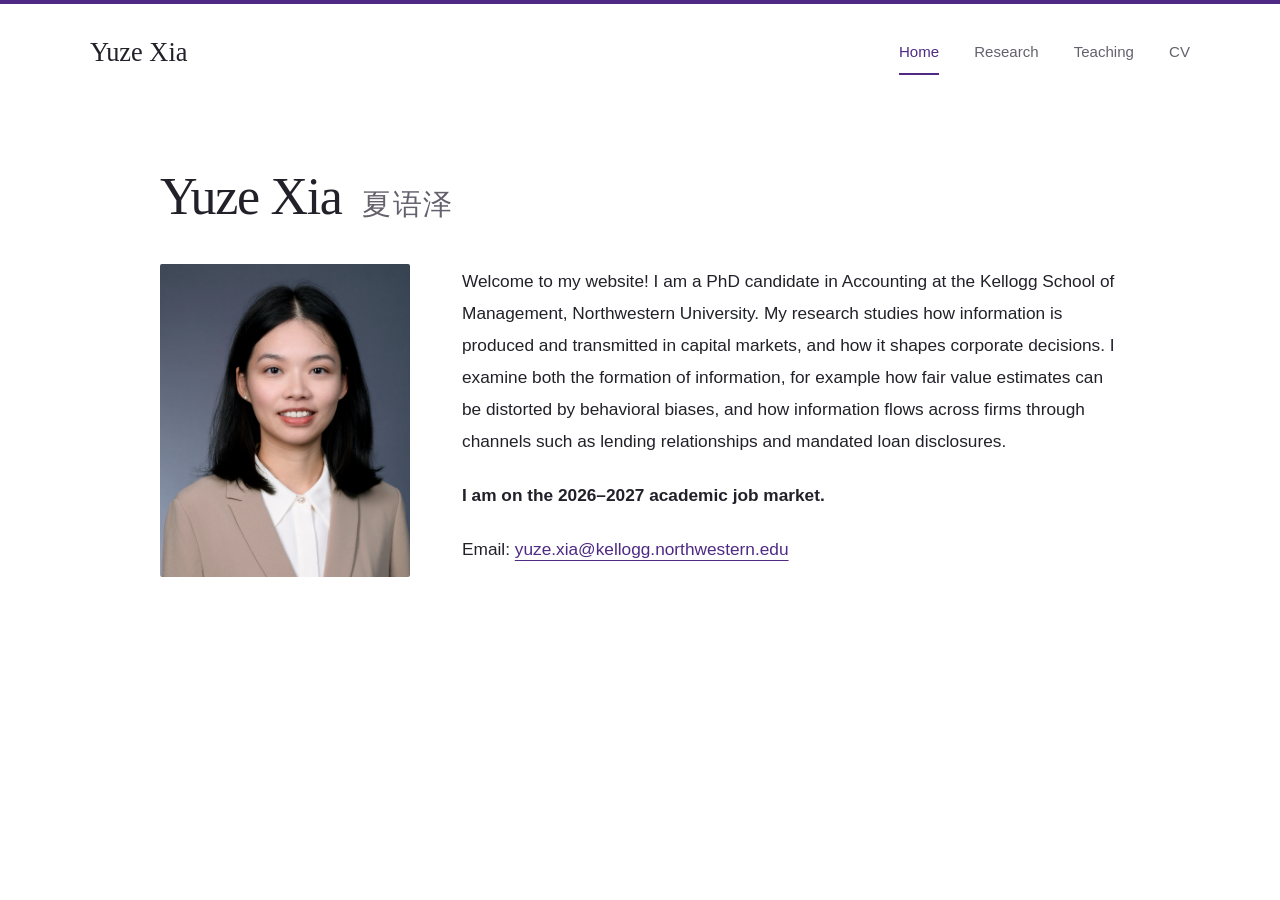
<file: index.html>
<!doctype html>
<html lang="en">
<head>
  <meta charset="utf-8">
  <meta name="viewport" content="width=device-width, initial-scale=1">
  <title>Yuze Xia</title>
  <meta name="description" content="Yuze Xia is a PhD Candidate in Accounting at Kellogg School of Management, Northwestern University. Expected PhD June 2027.">
  <meta name="theme-color" content="#4e2a84">
  <link rel="canonical" href="https://yuzexia.com/">
  <link rel="icon" type="image/svg+xml" href="assets/favicon.svg?v=yx">
  <link rel="stylesheet" href="style.css?v=20261026-3">
</head>
<body>
  <a class="skip-link" href="#main">Skip to content</a>
  <header class="site-header"><div class="container header-inner">
    <a class="wordmark" href="index.html">Yuze Xia</a>
    <nav aria-label="Main navigation"><a href="index.html" aria-current="page">Home</a>
<a href="research.html">Research</a>
<a href="teaching.html">Teaching</a>
<a href="cv.html">CV</a></nav>
  </div></header>
  <main id="main" class="container" tabindex="-1">

  <section class="simple-home" aria-labelledby="intro-heading">
    <h1 id="intro-heading">Yuze Xia <span class="chinese-name" lang="zh-Hans">夏语泽</span></h1>
    <div class="home-profile">
      <figure class="portrait-block">
        <!-- The frame crops the original photo to a head-and-shoulders portrait. -->
        <div class="headshot-frame">
          <img class="headshot-photo" src="assets/images/headshot-2026.jpg" alt="Yuze Xia" width="1500" height="2100" fetchpriority="high">
        </div>
      </figure>
      <div class="home-introduction">
        <p>Welcome to my website! I am a PhD candidate in Accounting at the Kellogg School of Management, Northwestern University. My research studies how information is produced and transmitted in capital markets, and how it shapes corporate decisions. I examine both the formation of information, for example how fair value estimates can be distorted by behavioral biases, and how information flows across firms through channels such as lending relationships and mandated loan disclosures.</p>
        <p><strong>I am on the 2026–2027 academic job market.</strong></p>
        <p class="home-contact">Email: <a href="mailto:yuze.xia@kellogg.northwestern.edu">yuze.xia@kellogg.northwestern.edu</a></p>
      </div>
    </div>
  </section>
</main>

</body>
</html>
</file>
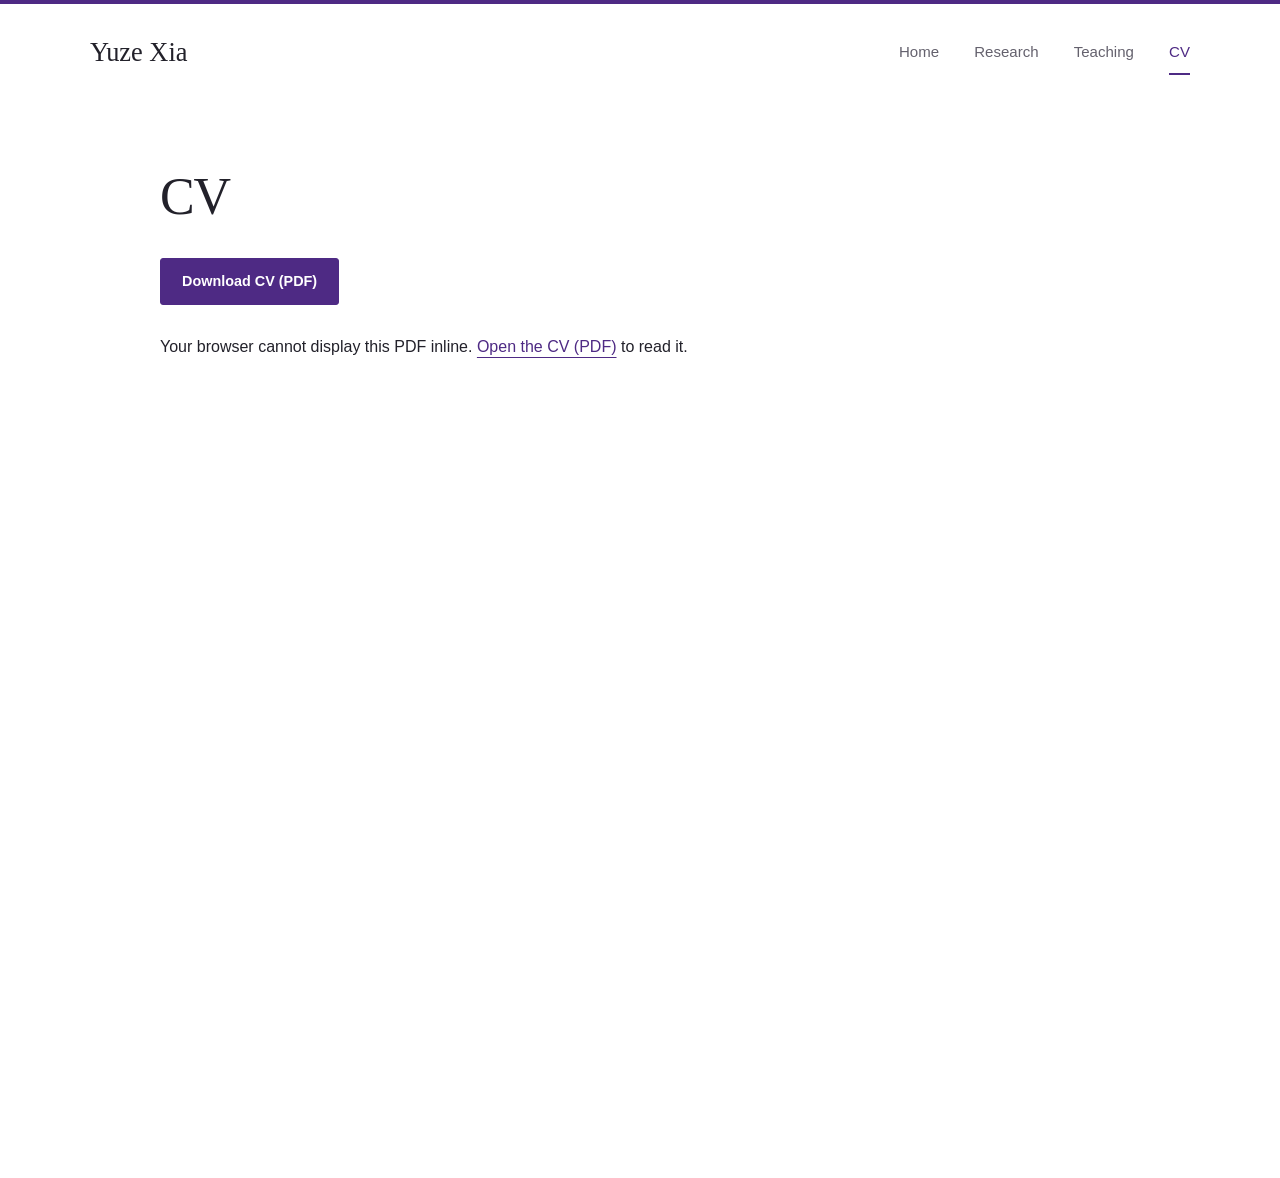
<file: cv.html>
<!doctype html>
<html lang="en">
<head>
  <meta charset="utf-8">
  <meta name="viewport" content="width=device-width, initial-scale=1">
  <title>CV | Yuze Xia</title>
  <meta name="description" content="View and download the curriculum vitae of Yuze Xia.">
  <meta name="theme-color" content="#4e2a84">
  <link rel="canonical" href="https://yuzexia.com/cv.html">
  <link rel="icon" type="image/svg+xml" href="assets/favicon.svg?v=yx">
  <link rel="stylesheet" href="style.css">
</head>
<body>
  <a class="skip-link" href="#main">Skip to content</a>
  <header class="site-header"><div class="container header-inner">
    <a class="wordmark" href="index.html">Yuze Xia</a>
    <nav aria-label="Main navigation"><a href="index.html">Home</a>
<a href="research.html">Research</a>
<a href="teaching.html">Teaching</a>
<a href="cv.html" aria-current="page">CV</a></nav>
  </div></header>
  <main id="main" class="container" tabindex="-1">

  <section class="simple-cv" aria-labelledby="cv-heading">
    <h1 id="cv-heading">CV</h1>
    <a class="button" href="assets/pdfs/CV_Yuze_Xia_2026_1106.pdf" download>Download CV (PDF)</a>
    <object class="cv-viewer" data="assets/pdfs/CV_Yuze_Xia_2026_1106.pdf#view=FitH" type="application/pdf" aria-label="Yuze Xia curriculum vitae">
      <p>Your browser cannot display this PDF inline. <a href="assets/pdfs/CV_Yuze_Xia_2026_1106.pdf">Open the CV (PDF)</a> to read it.</p>
    </object>
    <!-- CV: When uploading a new CV, update the display and download links above to its filename. -->
  </section>
</main>

</body>
</html>
</file>
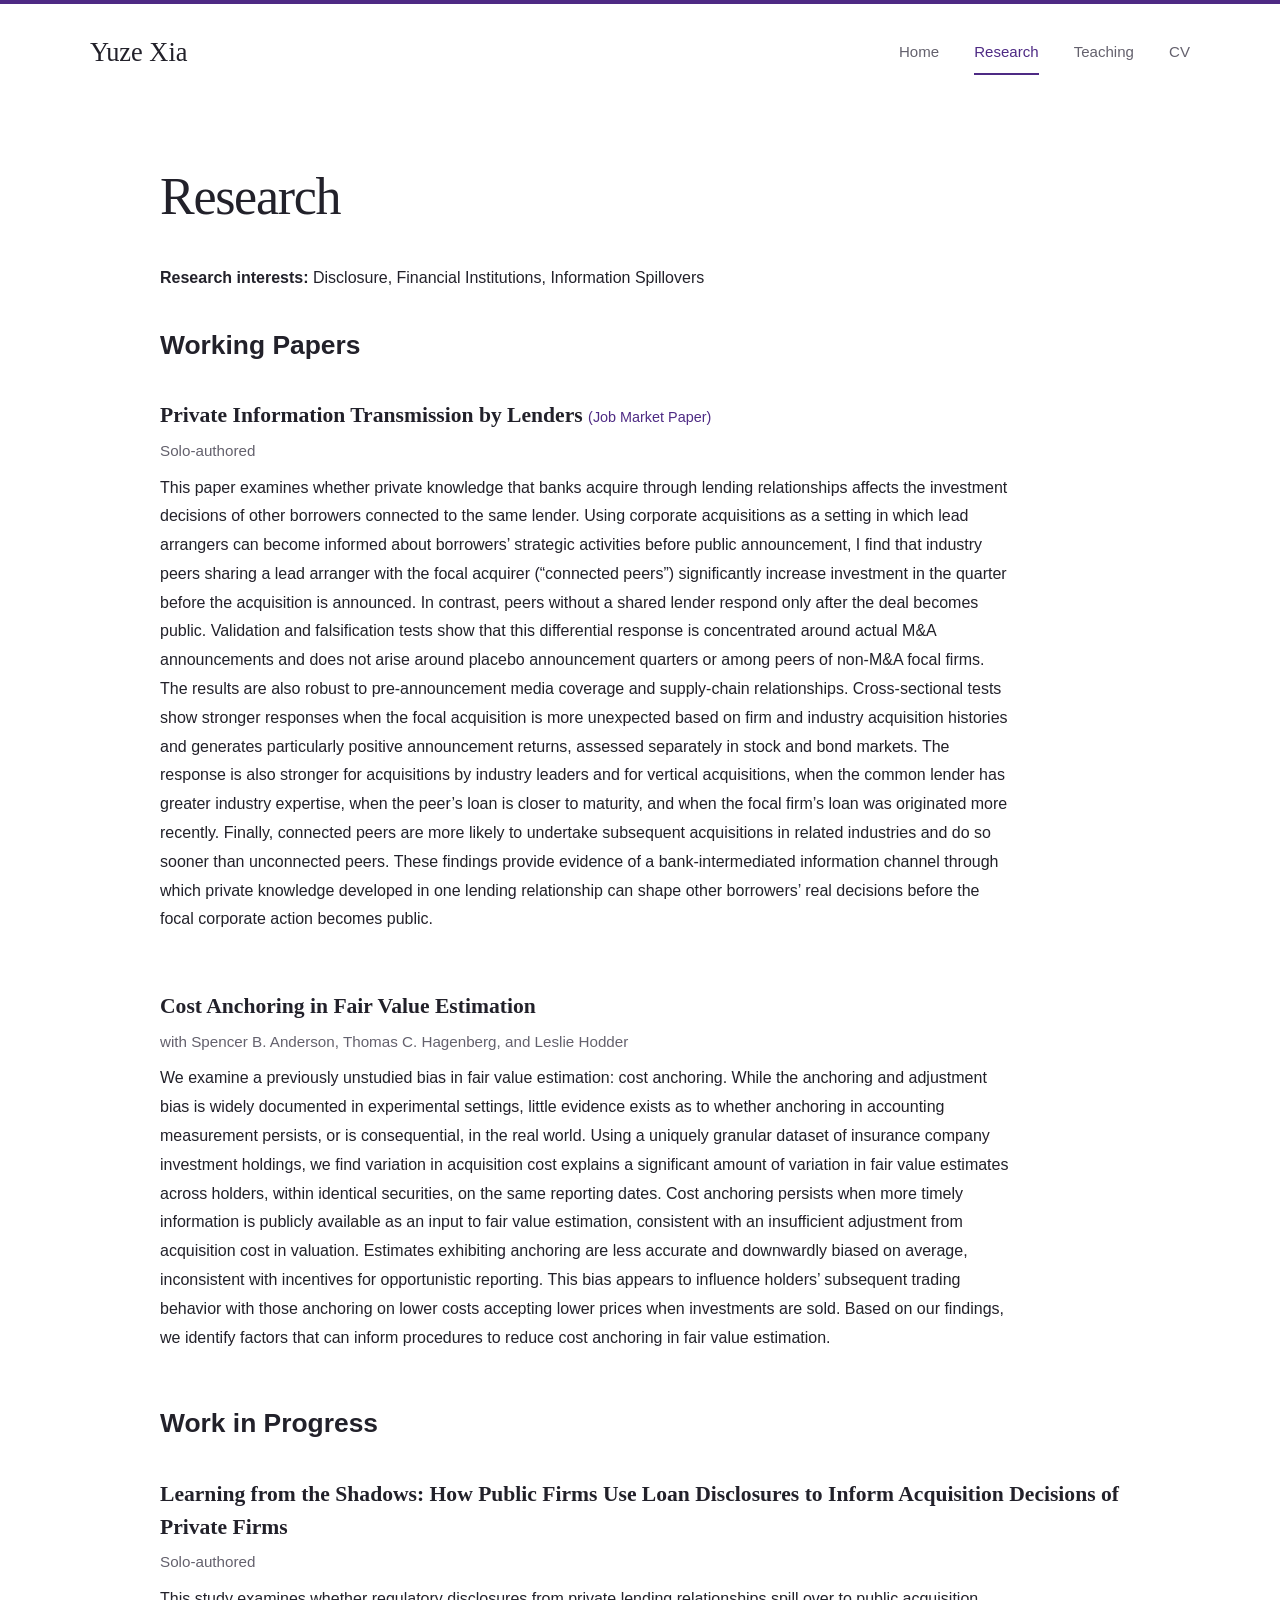
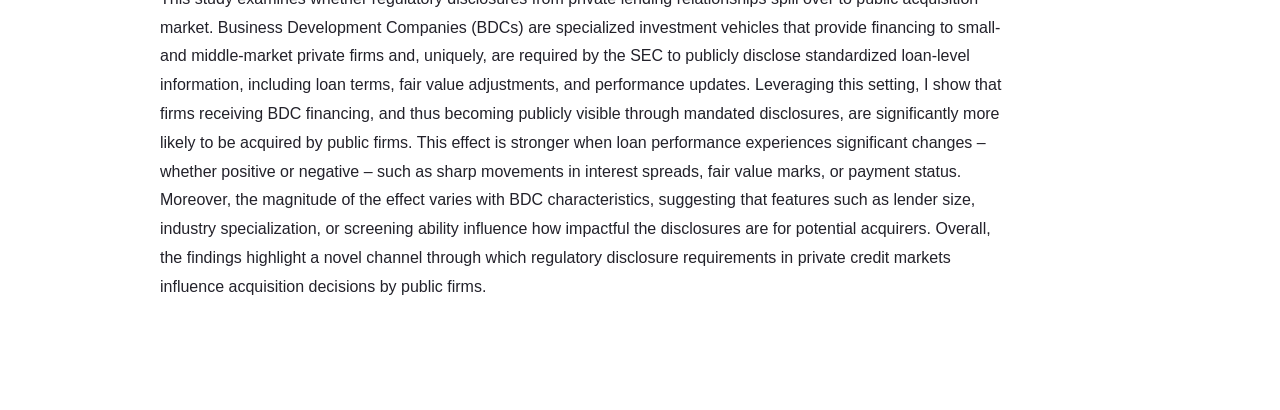
<file: research.html>
<!doctype html>
<html lang="en">
<head>
  <meta charset="utf-8">
  <meta name="viewport" content="width=device-width, initial-scale=1">
  <title>Research | Yuze Xia</title>
  <meta name="description" content="Working papers by Yuze Xia on disclosure, banking, and spillover effects.">
  <meta name="theme-color" content="#4e2a84">
  <link rel="canonical" href="https://yuzexia.com/research.html">
  <link rel="icon" type="image/svg+xml" href="assets/favicon.svg?v=yx">
  <link rel="stylesheet" href="style.css">
</head>
<body>
  <a class="skip-link" href="#main">Skip to content</a>
  <header class="site-header"><div class="container header-inner">
    <a class="wordmark" href="index.html">Yuze Xia</a>
    <nav aria-label="Main navigation"><a href="index.html">Home</a>
<a href="research.html" aria-current="page">Research</a>
<a href="teaching.html">Teaching</a>
<a href="cv.html">CV</a></nav>
  </div></header>
  <main id="main" class="container" tabindex="-1">

  <div class="simple-research">
    <h1>Research</h1>
    <p class="research-topics"><strong>Research interests:</strong> Disclosure, Financial Institutions, Information Spillovers</p>
    <section aria-labelledby="working-papers">
      <h2 id="working-papers" class="papers-heading">Working Papers</h2>
      <article class="paper-entry" id="job-market-paper" aria-labelledby="job-market-paper-title">
        <h3 id="job-market-paper-title">Private Information Transmission by Lenders <span class="paper-designation">(Job Market Paper)</span></h3>
        <p class="paper-byline">Solo-authored</p>
        <div class="paper-abstract">
          <p>This paper examines whether private knowledge that banks acquire through lending relationships affects the investment decisions of other borrowers connected to the same lender. Using corporate acquisitions as a setting in which lead arrangers can become informed about borrowers’ strategic activities before public announcement, I find that industry peers sharing a lead arranger with the focal acquirer (“connected peers”) significantly increase investment in the quarter before the acquisition is announced. In contrast, peers without a shared lender respond only after the deal becomes public. Validation and falsification tests show that this differential response is concentrated around actual M&amp;A announcements and does not arise around placebo announcement quarters or among peers of non-M&amp;A focal firms. The results are also robust to pre-announcement media coverage and supply-chain relationships. Cross-sectional tests show stronger responses when the focal acquisition is more unexpected based on firm and industry acquisition histories and generates particularly positive announcement returns, assessed separately in stock and bond markets. The response is also stronger for acquisitions by industry leaders and for vertical acquisitions, when the common lender has greater industry expertise, when the peer’s loan is closer to maturity, and when the focal firm’s loan was originated more recently. Finally, connected peers are more likely to undertake subsequent acquisitions in related industries and do so sooner than unconnected peers. These findings provide evidence of a bank-intermediated information channel through which private knowledge developed in one lending relationship can shape other borrowers’ real decisions before the focal corporate action becomes public.</p>
        </div>
        <!-- PDF: Add a link here after uploading the paper to assets/pdfs/. -->
      </article>
      <article class="paper-entry" id="cost-anchoring" aria-labelledby="cost-anchoring-title">
        <h3 id="cost-anchoring-title">Cost Anchoring in Fair Value Estimation</h3>
        <p class="paper-byline">with Spencer B. Anderson, Thomas C. Hagenberg, and Leslie Hodder</p>
        <div class="paper-abstract">
          <p>We examine a previously unstudied bias in fair value estimation: cost anchoring. While the anchoring and adjustment bias is widely documented in experimental settings, little evidence exists as to whether anchoring in accounting measurement persists, or is consequential, in the real world. Using a uniquely granular dataset of insurance company investment holdings, we find variation in acquisition cost explains a significant amount of variation in fair value estimates across holders, within identical securities, on the same reporting dates. Cost anchoring persists when more timely information is publicly available as an input to fair value estimation, consistent with an insufficient adjustment from acquisition cost in valuation. Estimates exhibiting anchoring are less accurate and downwardly biased on average, inconsistent with incentives for opportunistic reporting. This bias appears to influence holders’ subsequent trading behavior with those anchoring on lower costs accepting lower prices when investments are sold. Based on our findings, we identify factors that can inform procedures to reduce cost anchoring in fair value estimation.</p>
        </div>
        <!-- PDF: Add a link here after uploading the paper to assets/pdfs/. -->
      </article>
    </section>
    <section aria-labelledby="work-in-progress">
      <h2 id="work-in-progress" class="papers-heading">Work in Progress</h2>
      <article class="paper-entry" id="learning-from-the-shadows" aria-labelledby="learning-from-the-shadows-title">
        <h3 id="learning-from-the-shadows-title">Learning from the Shadows: How Public Firms Use Loan Disclosures to Inform Acquisition Decisions of Private Firms</h3>
        <p class="paper-byline">Solo-authored</p>
        <div class="paper-abstract">
          <p>This study examines whether regulatory disclosures from private lending relationships spill over to public acquisition market. Business Development Companies (BDCs) are specialized investment vehicles that provide financing to small- and middle-market private firms and, uniquely, are required by the SEC to publicly disclose standardized loan-level information, including loan terms, fair value adjustments, and performance updates. Leveraging this setting, I show that firms receiving BDC financing, and thus becoming publicly visible through mandated disclosures, are significantly more likely to be acquired by public firms. This effect is stronger when loan performance experiences significant changes – whether positive or negative – such as sharp movements in interest spreads, fair value marks, or payment status. Moreover, the magnitude of the effect varies with BDC characteristics, suggesting that features such as lender size, industry specialization, or screening ability influence how impactful the disclosures are for potential acquirers. Overall, the findings highlight a novel channel through which regulatory disclosure requirements in private credit markets influence acquisition decisions by public firms.</p>
        </div>
        <!-- PDF: Add a link here after uploading the paper to assets/pdfs/. -->
      </article>
    </section>
  </div>
</main>
</body>
</html>
</file>
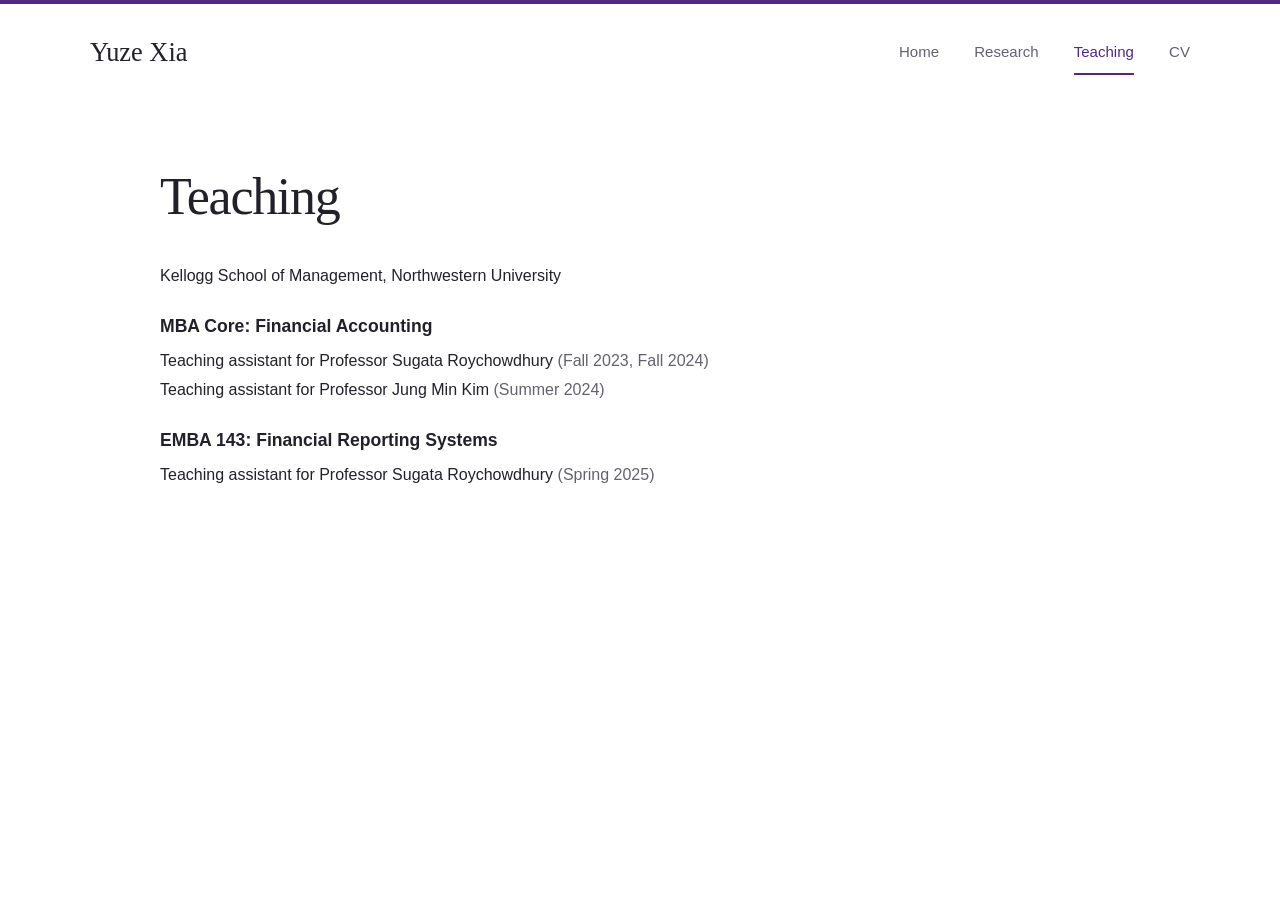
<file: teaching.html>
<!doctype html>
<html lang="en">
<head>
  <meta charset="utf-8">
  <meta name="viewport" content="width=device-width, initial-scale=1">
  <title>Teaching | Yuze Xia</title>
  <meta name="description" content="Teaching assistant experience in Financial Reporting Systems and Financial Accounting at Northwestern University’s Kellogg School of Management.">
  <meta name="theme-color" content="#4e2a84">
  <link rel="canonical" href="https://yuzexia.com/teaching.html">
  <link rel="icon" type="image/svg+xml" href="assets/favicon.svg?v=yx">
  <link rel="stylesheet" href="style.css">
</head>
<body>
  <a class="skip-link" href="#main">Skip to content</a>
  <header class="site-header"><div class="container header-inner">
    <a class="wordmark" href="index.html">Yuze Xia</a>
    <nav aria-label="Main navigation"><a href="index.html">Home</a>
<a href="research.html">Research</a>
<a href="teaching.html" aria-current="page">Teaching</a>
<a href="cv.html">CV</a></nav>
  </div></header>
  <main id="main" class="container" tabindex="-1">

  <section class="simple-teaching" aria-labelledby="teaching-heading">
    <h1 id="teaching-heading">Teaching</h1>
    <div class="teaching-affiliation">
      <h2>Kellogg School of Management, Northwestern University</h2>
    </div>
    <!-- TEACHING: Update course titles, instructors, and terms below. -->
    <section class="teaching-course-section" aria-labelledby="mba-accounting">
      <h3 id="mba-accounting">MBA Core: Financial Accounting</h3>
      <ul class="instructor-assignments">
        <li>Teaching assistant for Professor Sugata Roychowdhury <span class="assignment-terms">(Fall 2023, Fall 2024)</span></li>
        <li>Teaching assistant for Professor Jung Min Kim <span class="assignment-terms">(Summer 2024)</span></li>
      </ul>
    </section>
    <section class="teaching-course-section" aria-labelledby="emba-reporting">
      <h3 id="emba-reporting">EMBA 143: Financial Reporting Systems</h3>
      <ul class="instructor-assignments">
        <li>Teaching assistant for Professor Sugata Roychowdhury <span class="assignment-terms">(Spring 2025)</span></li>
      </ul>
    </section>
  </section>
</main>
</body>
</html>
</file>
<file: style.css>
:root{--purple:#4e2a84;--purple-dark:#371b62;--ink:#22212a;--muted:#64616d;--line:#e6e3eb;--soft:#f7f5fa;--serif:Georgia,'Times New Roman',serif;--sans:-apple-system,BlinkMacSystemFont,'Segoe UI',Arial,sans-serif}
*{box-sizing:border-box}html{scroll-behavior:smooth;scroll-padding-top:2rem}body{margin:0;color:var(--ink);background:#fff;font-family:var(--sans);font-size:1rem;line-height:1.7;-webkit-font-smoothing:antialiased}a{color:var(--purple);text-decoration-thickness:1px;text-underline-offset:5px}a:hover{color:var(--purple-dark)}a:focus-visible{outline:3px solid var(--purple);outline-offset:6px;border-radius:2px}p,h1,h2,h3,figure{margin:0}p+p{margin-top:.65rem}h1,h2,h3{line-height:1.2}h1,h2{font-family:var(--serif);font-weight:400}h3{font-size:1.125rem;font-weight:600}::selection{background:#e7dcf5}.container{width:min(1100px,calc(100% - 96px));margin-inline:auto}.site-header{position:sticky;top:0;z-index:100;background:#fff;border-top:4px solid var(--purple)}.header-inner{display:flex;align-items:center;justify-content:space-between;gap:2rem;padding-block:27px;border:0}.wordmark{color:var(--ink);text-decoration:none;font-family:var(--serif);font-size:1.65rem;line-height:1.2}.wordmark-dot{color:var(--purple)}nav{display:flex;gap:2.2rem}nav a{display:inline-flex;align-items:center;min-height:44px;font-size:.94rem;color:var(--muted);text-decoration:none;border-bottom:2px solid transparent}nav a:hover,nav a[aria-current=page]{color:var(--purple);border-bottom-color:var(--purple)}.skip-link{position:absolute;top:-100px;left:16px;background:white;padding:12px;z-index:2}.skip-link:focus{top:12px}.hero{display:grid;grid-template-columns:1fr 300px;gap:88px;align-items:center;padding:78px 0 66px}.eyebrow{text-transform:uppercase;letter-spacing:.14em;font-size:.75rem;font-weight:650;line-height:1.6;color:var(--purple)}.hero h1{font-size:clamp(3.5rem,6vw,5.25rem);letter-spacing:-.035em;margin:18px 0 18px}.role{font-size:1.24rem;color:var(--ink);font-weight:500}.affiliation{color:var(--muted);line-height:1.6;margin-top:7px}.intro{font-size:1.125rem;line-height:1.8;max-width:550px;margin-top:25px}.hero-actions{display:flex;align-items:center;gap:26px;flex-wrap:wrap;margin-top:28px}.button{display:inline-flex;justify-content:center;align-items:center;min-height:46px;padding:10px 21px;border:1px solid var(--purple);border-radius:3px;background:var(--purple);color:white;font-size:.9rem;font-weight:550;text-decoration:none;transition:background .15s}.button:hover{background:var(--purple-dark);color:white}.text-link{font-size:.94rem;font-weight:550}.degree-note{margin-top:24px;font-size:.875rem;color:var(--muted)}.portrait{display:block;width:100%;aspect-ratio:4/5;object-fit:cover;object-position:center 30%;border-radius:2px}.portrait-placeholder{background:#efecf3;display:flex;flex-direction:column;justify-content:center;align-items:center;border:0;position:relative}.portrait-initials{font-family:var(--serif);font-size:5.1rem;font-weight:400;letter-spacing:-.05em;color:#70598a}.portrait-label{position:absolute;bottom:25px;font-size:.75rem;letter-spacing:.08em;text-transform:uppercase;color:#796a89}figcaption{display:flex;justify-content:space-between;gap:10px;font-size:.75rem;margin-top:12px;color:var(--muted)}figcaption span{color:var(--muted)}.feature-section{padding-bottom:48px}.paper-feature{padding:35px 42px 37px;background:var(--soft);border-left:3px solid var(--purple)}.paper-meta{display:flex;align-items:center;gap:18px;flex-wrap:wrap}.status{color:var(--muted);font-size:.75rem;border:0;padding-left:18px}.paper-feature h2{font-size:clamp(1.8rem,3vw,2.3rem);letter-spacing:-.015em;margin:18px 0 16px}.paper-feature p{max-width:670px;color:var(--muted)}.paper-actions{display:flex;align-items:center;gap:27px;flex-wrap:wrap;margin-top:22px}.availability{font-size:.875rem;color:var(--muted)}.interests-section{display:grid;grid-template-columns:220px 1fr;gap:35px;padding:8px 0 54px;align-items:baseline}.section-label{font-family:var(--sans);font-size:.9rem;font-weight:600}.interest-list{list-style:none;padding:0;margin:0;display:flex;gap:8px 24px;flex-wrap:wrap;font-size:.9rem;color:var(--muted)}.site-footer{padding-block:25px 34px;border:0;display:flex;justify-content:space-between;gap:18px;color:var(--muted);font-size:.75rem}.site-footer>span:first-child{color:var(--ink)}.footer-divider{padding-inline:8px;color:#b9b2c5}.page-heading{padding:69px 0 54px;max-width:850px}.page-heading h1{font-size:clamp(2.7rem,4.7vw,4rem);letter-spacing:-.025em;margin:18px 0 22px}.page-lead{font-size:1.125rem;color:var(--muted);max-width:700px}.research-paper{display:grid;grid-template-columns:220px 1fr;gap:35px;border:0;padding:40px 0 64px;scroll-margin-top:24px}.research-paper h2{font-size:2.1rem;max-width:690px;letter-spacing:-.015em}.small-note{font-size:.875rem;color:var(--muted);margin-top:10px}.paper-author{font-size:.94rem;color:var(--muted);margin:16px 0 25px}.material-note{background:var(--soft);border:0;padding:20px 24px;margin-top:28px}.material-note h3{font-size:.9rem;font-weight:600}.material-note p{font-size:.94rem;color:var(--muted);margin-top:6px}.detail-section{display:grid;grid-template-columns:220px 1fr;gap:35px;padding:35px 0 42px;border:0}.detail-section:last-child{padding-bottom:85px}.detail-section h2{font-size:1.55rem}.detail-section h3{margin-bottom:7px}.section-intro{font-size:1.15rem}.muted{color:var(--muted)}.document-status{display:inline-block;border:0;padding:9px 17px;border-radius:3px;margin-top:25px;color:var(--muted);font-size:.9rem}.page-heading .button{margin-top:25px}.course+.course{margin-top:30px}
@media(min-width:1400px){.hero{padding-top:92px;padding-bottom:80px}}
@media(max-width:900px){.container{width:calc(100% - 64px)}.hero{grid-template-columns:1fr 240px;gap:40px}.hero h1{font-size:4rem}.hero-actions{gap:20px}.interests-section,.research-paper,.detail-section{grid-template-columns:175px 1fr;gap:25px}.site-footer{flex-wrap:wrap}}
@media(max-width:650px){.container{width:calc(100% - 40px)}.header-inner{padding:18px 0 12px;flex-direction:column;align-items:flex-start;gap:12px}nav{width:100%;justify-content:space-between;gap:12px}nav a{font-size:.94rem}.hero{padding:40px 0;grid-template-columns:1fr;gap:36px}.hero h1{font-size:3.8rem;margin-top:14px}.eyebrow{font-size:.75rem;letter-spacing:.1em}.hero .intro{font-size:1.06rem}.portrait-block{width:min(100%,280px)}.portrait-initials{font-size:4.5rem}.paper-feature{padding:26px 23px}.paper-feature h2{font-size:1.8rem}.desktop-break{display:none}.paper-actions{gap:14px 22px}.feature-section{padding-bottom:35px}.interests-section,.research-paper,.detail-section{grid-template-columns:1fr;gap:20px}.interests-section{padding-bottom:38px;gap:14px}.interest-list{gap:8px 20px}.site-footer{flex-direction:column;gap:6px;line-height:1.8}.footer-divider{padding-inline:3px}.page-heading{padding:40px 0}.page-heading h1{font-size:2.75rem}.research-paper{padding:28px 0 42px}.research-paper h2{font-size:1.9rem}.detail-section{padding:28px 0}.detail-section:last-child{padding-bottom:50px}.material-note{padding:18px}.page-lead{font-size:1.06rem}}
@media(prefers-reduced-motion:reduce){html{scroll-behavior:auto}*,*::before,*::after{transition:none!important}}
@media print{.site-header,.skip-link,.site-footer,.hero-actions,.paper-actions{display:none}.container{width:100%}.hero,.page-heading{padding:15px 0}.hero{grid-template-columns:1fr 180px;gap:25px}body{font-size:11pt;color:#000}.paper-feature{background:white;border:0}a{color:inherit}.material-note,.research-paper,.detail-section{break-inside:avoid}}

/* Simple homepage: name, portrait, and a brief introduction. */
.simple-home{max-width:960px;margin-inline:auto;padding:64px 0 100px}
.simple-home h1{font-size:3.25rem;letter-spacing:-.025em;margin-bottom:36px}
.home-profile{display:grid;grid-template-columns:250px minmax(0,1fr);gap:52px;align-items:start}
.home-profile .portrait-block{width:100%}
.home-introduction{font-size:1.08rem;line-height:1.85;padding-top:2px}
.home-introduction p+p{margin-top:22px}
@media(max-width:650px){.simple-home{padding:36px 0 60px}.simple-home h1{font-size:2.75rem;margin-bottom:26px}.home-profile{grid-template-columns:1fr;gap:28px}.home-profile .portrait-block{max-width:250px}.home-introduction{font-size:1rem;padding-top:0}}
@media print{.simple-home{padding:0}.home-profile{grid-template-columns:160px 1fr;gap:25px}}

/* Research: paper list with full abstracts displayed inline. */
.simple-research{max-width:960px;margin-inline:auto;padding:64px 0 80px}
.simple-research h1{font-size:3.25rem;letter-spacing:-.025em;margin-bottom:36px}
.simple-research h2{font-family:var(--sans);font-size:1.1rem;font-weight:600;margin-bottom:12px}
.research-topics{margin-bottom:38px}
.research-topics p{color:var(--muted)}
.simple-research .papers-heading{font-size:1.65rem;margin-bottom:18px;padding:0}
.paper-entry{padding:20px 0 28px}
.paper-entry+.paper-entry{padding-top:28px}
.paper-entry h3{font-family:var(--serif);font-size:1.35rem;line-height:1.5;font-weight:600}
.paper-designation{font-family:var(--sans);font-size:.9rem;font-weight:400;color:var(--purple);white-space:normal}
.paper-byline{font-size:.95rem;color:var(--muted);margin-top:6px}
.paper-abstract{margin-top:8px}
.paper-abstract>p{margin-top:10px;font-size:1rem;line-height:1.8;max-width:850px}
.visually-hidden{position:absolute;width:1px;height:1px;padding:0;margin:-1px;overflow:hidden;clip-path:inset(50%);white-space:nowrap;border:0}
@media(max-width:650px){.simple-research{padding:36px 0 50px}.simple-research h1{font-size:2.75rem;margin-bottom:28px}.paper-entry h3{font-size:1.2rem}}
@media print{.simple-research{padding:0}.paper-abstract>p{display:block}.paper-entry{break-inside:avoid}}

/* Teaching: course titles and terms from the CV. */
.simple-teaching{max-width:960px;margin-inline:auto;padding:64px 0 80px}
.simple-teaching h1{font-size:3.25rem;letter-spacing:-.025em;margin-bottom:36px}
.simple-teaching h2{font-family:var(--sans);font-size:1.1rem;font-weight:600;line-height:1.6}
.teaching-role{color:var(--muted);margin-top:8px}
.teaching-list{list-style:none;padding:0;margin:26px 0 0}
.teaching-list li{display:flex;justify-content:space-between;align-items:baseline;gap:8px 32px;padding:4px 0;line-height:1.45}
.teaching-course{font-size:1.05rem}
.teaching-term{color:var(--muted);white-space:nowrap;font-size:.95rem}
@media(max-width:650px){.simple-teaching{padding:36px 0 50px}.simple-teaching h1{font-size:2.75rem;margin-bottom:28px}.teaching-list li{flex-direction:column;gap:2px}.teaching-course{font-size:1rem}}
@media print{.simple-teaching{padding:0}.teaching-list li{break-inside:avoid}}

/* CV: download and inline PDF viewer. */
.simple-cv{max-width:960px;margin-inline:auto;padding:64px 0 80px}
.simple-cv h1{font-size:3.25rem;letter-spacing:-.025em;margin-bottom:30px}
@media(max-width:650px){.simple-cv{padding:36px 0 50px}.simple-cv h1{font-size:2.75rem;margin-bottom:26px}}

.simple-research section+section{margin-top:28px}

.cv-viewer{display:block;width:100%;height:85vh;min-height:520px;margin-top:28px;border:0}
@media(max-width:650px){.cv-viewer{height:75vh;min-height:420px;margin-top:24px}}

/* Course descriptions with compact, nested teaching assignments. */
.teaching-assignments{padding-left:1.25rem;margin:18px 0 0;line-height:1.45}
.teaching-assignments>li{padding-left:3px;margin-bottom:12px}
.teaching-assignments ul{padding-left:1.25rem;margin:5px 0 0;font-size:.95rem;color:var(--muted)}
.teaching-assignments ul li{padding-left:3px}

.home-contact a{overflow-wrap:anywhere}

/* Teaching: compact course entries with instructors and terms together. */
.teaching-affiliation{margin-bottom:26px}
.simple-teaching .teaching-affiliation h2{font-size:1rem;font-weight:500;line-height:1.5}
.teaching-affiliation p{font-size:.95rem;color:var(--muted);margin-top:5px}
.teaching-course-section{margin-top:24px;max-width:820px}
.teaching-course-section h3{font-family:var(--sans);font-size:1.1rem;font-weight:600;line-height:1.45}
.instructor-assignments{list-style:none;padding:0;margin:7px 0 0;line-height:1.55}
.instructor-assignments li{padding:2px 0;font-size:1rem}
.assignment-terms{color:var(--muted)}
@media(max-width:650px){.teaching-course-section{margin-top:22px}.teaching-course-section h3{font-size:1.05rem}.instructor-assignments li{padding:3px 0}}
@media print{.teaching-course-section{break-inside:avoid}}

.simple-home .chinese-name{display:inline-block;font-family:"Songti SC","Noto Serif CJK SC","SimSun",serif;font-size:.55em;font-weight:400;letter-spacing:.06em;margin-left:.3em;vertical-align:baseline;color:var(--muted)}

/* Leave room for the sticky navigation when following page anchors. */
html{scroll-padding-top:120px}
.skip-link{z-index:101}
@media(max-width:650px){html{scroll-padding-top:145px}}

/* Portrait crop: original pixel window x=150, y=40, width=1100, height=1375.
   Percentage positioning keeps this framing consistent on mobile. */
.headshot-frame{position:relative;width:100%;aspect-ratio:4/5;overflow:hidden;border-radius:2px}
.headshot-photo{position:absolute;display:block;width:136.363636%;max-width:none;height:auto;left:-13.636364%;top:-2.909091%}
</file>
